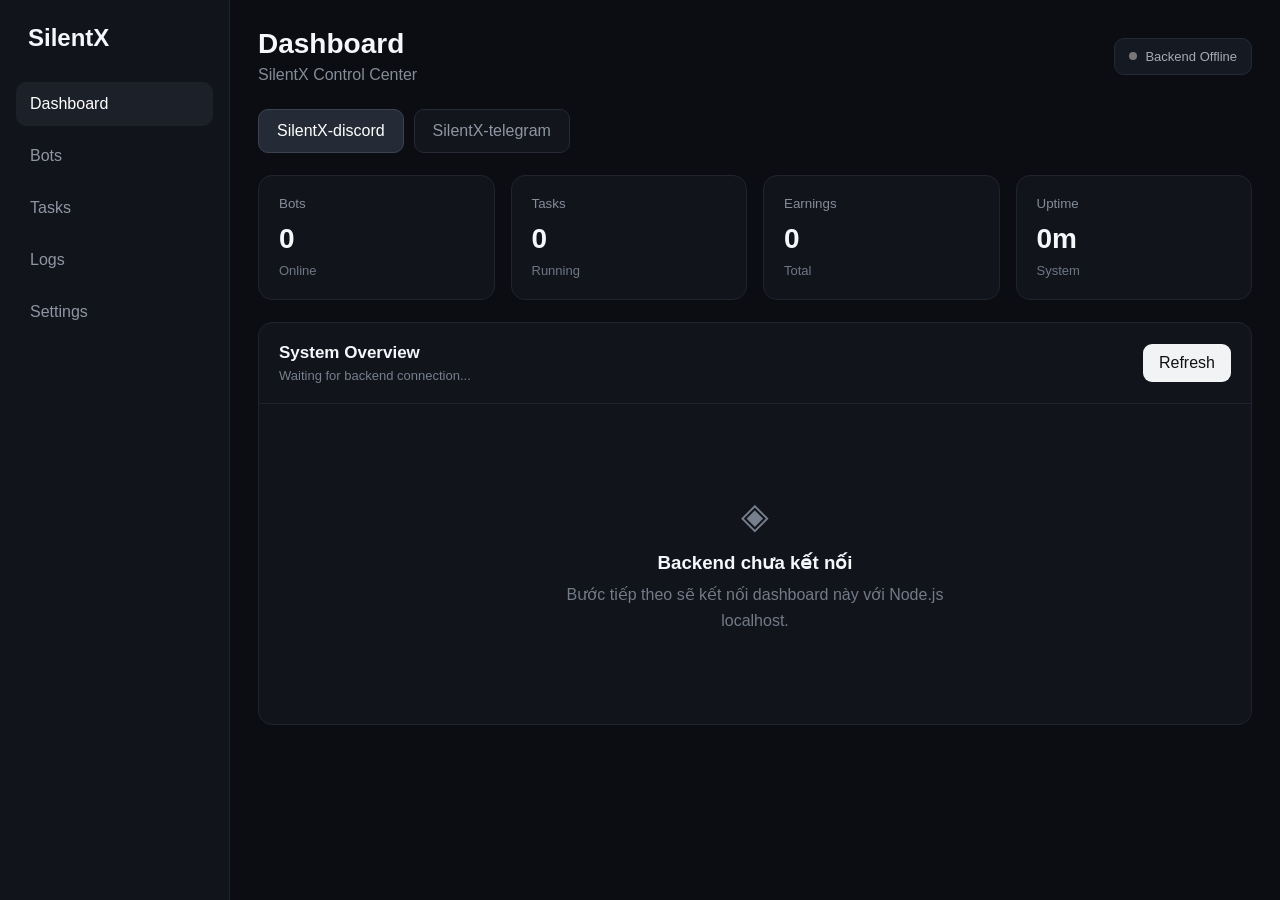
<file: index.html>
<!DOCTYPE html>
<html lang="vi">
<head>
    <meta charset="UTF-8">
    <meta name="viewport" content="width=device-width, initial-scale=1.0">
    <title>SilentX Dashboard</title>
    <link rel="stylesheet" href="style.css">
</head>

<body>

    <div class="app">

        <aside class="sidebar">
            <div class="logo">SilentX</div>

            <nav>
                <button class="nav-item active">Dashboard</button>
                <button class="nav-item">Bots</button>
                <button class="nav-item">Tasks</button>
                <button class="nav-item">Logs</button>
                <button class="nav-item">Settings</button>
            </nav>
        </aside>

        <main class="main">

            <header class="topbar">
                <div>
                    <h1>Dashboard</h1>
                    <p>SilentX Control Center</p>
                </div>

                <div class="status">
                    <span></span>
                    Backend Offline
                </div>
            </header>

            <section class="bot-tabs">
                <button class="bot-tab active">
                    SilentX-discord
                </button>

                <button class="bot-tab">
                    SilentX-telegram
                </button>
            </section>

            <section class="cards">

                <div class="card">
                    <small>Bots</small>
                    <strong>0</strong>
                    <span>Online</span>
                </div>

                <div class="card">
                    <small>Tasks</small>
                    <strong>0</strong>
                    <span>Running</span>
                </div>

                <div class="card">
                    <small>Earnings</small>
                    <strong>0</strong>
                    <span>Total</span>
                </div>

                <div class="card">
                    <small>Uptime</small>
                    <strong>0m</strong>
                    <span>System</span>
                </div>

            </section>

            <section class="panel">

                <div class="panel-header">
                    <div>
                        <h2>System Overview</h2>
                        <p>Waiting for backend connection...</p>
                    </div>

                    <button class="primary">
                        Refresh
                    </button>
                </div>

                <div class="empty">
                    <div class="empty-icon">◈</div>
                    <h3>Backend chưa kết nối</h3>
                    <p>
                        Bước tiếp theo sẽ kết nối dashboard này
                        với Node.js localhost.
                    </p>
                </div>

            </section>

        </main>

    </div>

    <script src="app.js"></script>

</body>
</html>
</file>
<file: style.css>
* {
    box-sizing: border-box;
    margin: 0;
    padding: 0;
}

body {
    font-family: Arial, sans-serif;
    background: #0b0d12;
    color: #f5f7fa;
}

button {
    font: inherit;
}

.app {
    display: flex;
    min-height: 100vh;
}

/* Sidebar */

.sidebar {
    width: 230px;
    background: #11141b;
    border-right: 1px solid #20242d;
    padding: 24px 16px;
}

.logo {
    font-size: 24px;
    font-weight: 800;
    padding: 0 12px 30px;
}

nav {
    display: flex;
    flex-direction: column;
    gap: 8px;
}

.nav-item {
    width: 100%;
    border: 0;
    background: transparent;
    color: #8f96a3;
    padding: 13px 14px;
    border-radius: 10px;
    text-align: left;
    cursor: pointer;
}

.nav-item:hover,
.nav-item.active {
    background: #1c2029;
    color: white;
}

/* Main */

.main {
    flex: 1;
    padding: 28px;
    overflow: hidden;
}

.topbar {
    display: flex;
    justify-content: space-between;
    align-items: center;
    gap: 20px;
    margin-bottom: 25px;
}

.topbar h1 {
    font-size: 28px;
}

.topbar p {
    margin-top: 6px;
    color: #858c99;
}

.status {
    display: flex;
    align-items: center;
    gap: 8px;
    padding: 10px 14px;
    background: #151922;
    border: 1px solid #242936;
    border-radius: 10px;
    color: #a4abb7;
    font-size: 13px;
}

.status span {
    width: 8px;
    height: 8px;
    border-radius: 50%;
    background: #777;
}

/* Bot tabs */

.bot-tabs {
    display: flex;
    gap: 10px;
    margin-bottom: 22px;
}

.bot-tab {
    border: 1px solid #252a34;
    background: #12151c;
    color: #8f96a3;
    padding: 12px 18px;
    border-radius: 10px;
    cursor: pointer;
}

.bot-tab.active {
    background: #252b36;
    color: white;
    border-color: #3b4350;
}

/* Cards */

.cards {
    display: grid;
    grid-template-columns: repeat(4, 1fr);
    gap: 16px;
    margin-bottom: 22px;
}

.card {
    background: #11141b;
    border: 1px solid #20242d;
    border-radius: 14px;
    padding: 20px;
}

.card small {
    display: block;
    color: #858c99;
    margin-bottom: 12px;
}

.card strong {
    display: block;
    font-size: 28px;
    margin-bottom: 6px;
}

.card span {
    color: #6f7785;
    font-size: 13px;
}

/* Panel */

.panel {
    background: #11141b;
    border: 1px solid #20242d;
    border-radius: 14px;
    min-height: 400px;
}

.panel-header {
    display: flex;
    justify-content: space-between;
    align-items: center;
    padding: 20px;
    border-bottom: 1px solid #20242d;
}

.panel-header h2 {
    font-size: 17px;
}

.panel-header p {
    color: #777f8c;
    font-size: 13px;
    margin-top: 5px;
}

.primary {
    border: 0;
    background: #f1f3f5;
    color: #111;
    padding: 10px 16px;
    border-radius: 9px;
    cursor: pointer;
}

.empty {
    min-height: 320px;
    display: flex;
    flex-direction: column;
    justify-content: center;
    align-items: center;
    text-align: center;
    padding: 30px;
}

.empty-icon {
    font-size: 36px;
    margin-bottom: 15px;
    color: #777f8c;
}

.empty h3 {
    margin-bottom: 8px;
}

.empty p {
    color: #737b88;
    max-width: 420px;
    line-height: 1.6;
}

/* Mobile */

@media (max-width: 800px) {

    .sidebar {
        display: none;
    }

    .main {
        padding: 18px;
    }

    .topbar {
        align-items: flex-start;
        flex-direction: column;
    }

    .cards {
        grid-template-columns: repeat(2, 1fr);
    }

    .bot-tabs {
        overflow-x: auto;
    }

    .bot-tab {
        white-space: nowrap;
    }
}

@media (max-width: 450px) {

    .cards {
        grid-template-columns: 1fr;
    }

    .panel-header {
        align-items: flex-start;
        gap: 15px;
        flex-direction: column;
    }
}
</file>
